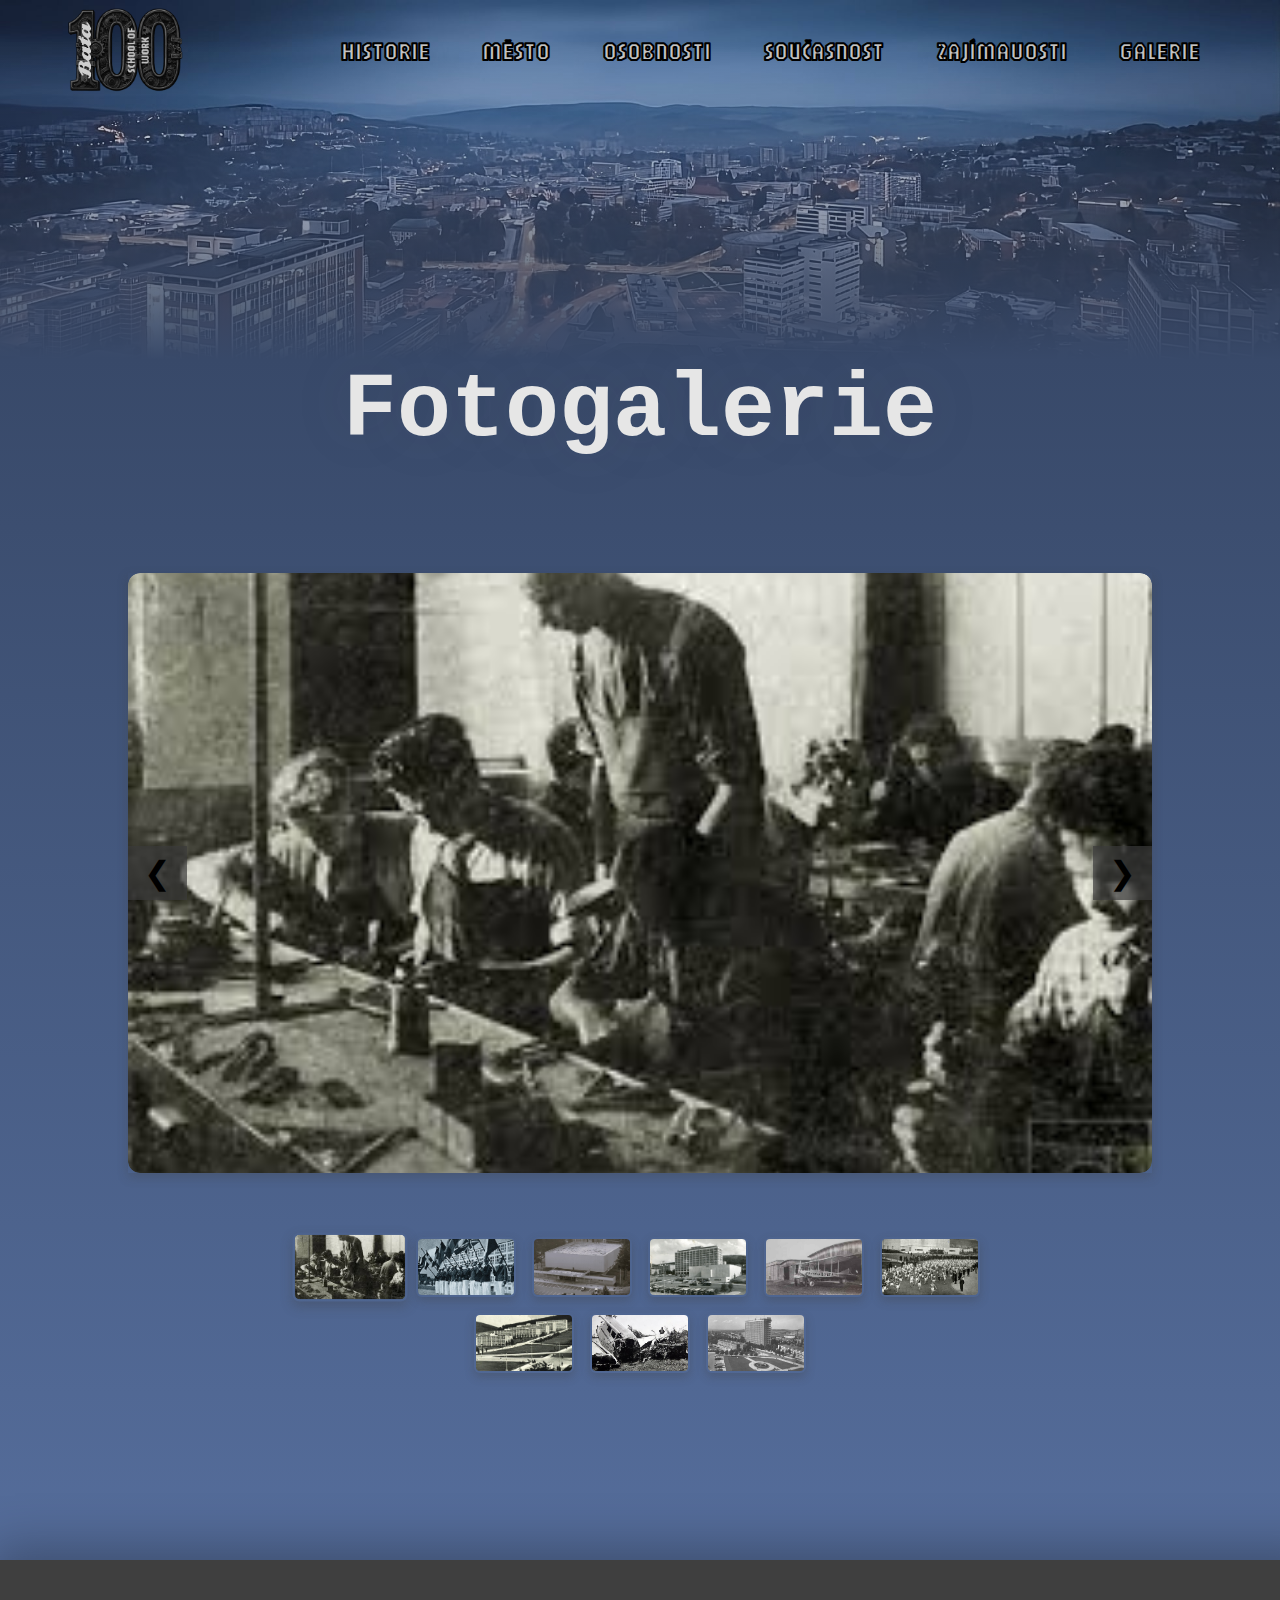
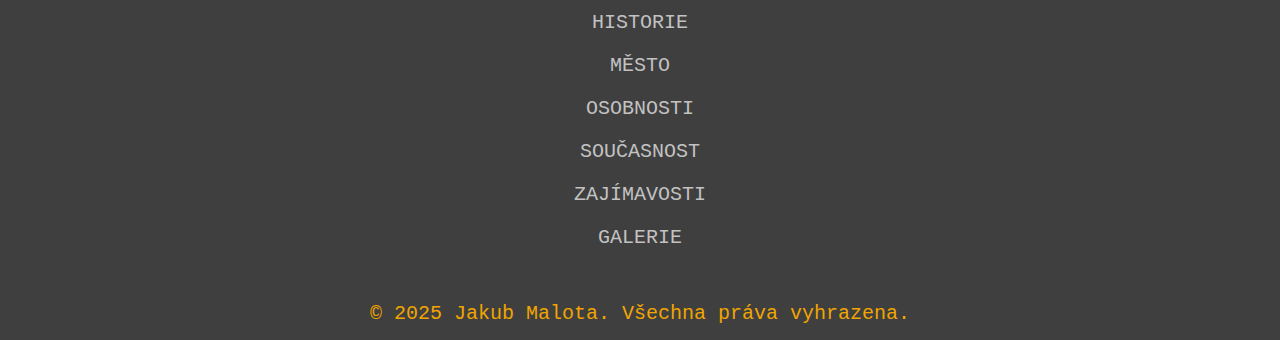
<file: pages/gallery.html>
<!DOCTYPE html>
<html lang="cz">
<head>
    <meta charset="UTF-8">
    <meta name="viewport" content="width=device-width, initial-scale=1.0">
    <link rel="stylesheet" href="../CSS/styles.css">
    <link rel="stylesheet" href="../CSS/queries.css">
    <link href='https://fonts.googleapis.com/css?family=Jaro' rel='stylesheet'>
    <script src="../JS/script.js" defer></script>

    <title>Baťova škola práce</title>
</head>
<body class="gallery subpage">
    <header>
        <nav class="header-nav">
            <div class="header-nav-left">
                <a href="index.html"  data-link class="logo">
                    <img src="../images/logo.png" alt="Logo Baťovy školy práce" class="logo">
                </a>
            </div>
            <div class="header-nav-right">
                <ul class="nav-links" id="nav-links">
                    <li class="nav-link"><a href="history.html" data-link>HISTORIE</a></li>
                    <li class="nav-link"><a href="city.html" data-link>MĚSTO</a></li>
                    <li class="nav-link"><a href="personalities.html" data-link>OSOBNOSTI</a></li>
                    <li class="nav-link"><a href="present.html" data-link>SOUČASNOST</a></li>
                    <li class="nav-link"><a href="interesting.html" data-link>ZAJÍMAVOSTI</a></li>
                    <li class="nav-link"><a href="gallery.html" data-link>GALERIE</a></li>
                </ul>
            </div>
            <div class="menu-toggle" onclick="openMenu()">☰</div>
            <div class="hamburger-menu" id="hamburger-menu">
                <div class="ham-left">
                    <ul class="nav-links">
                        <li class="nav-link"><a href="history.html" data-link>HISTORIE</a></li>
                        <li class="nav-link"><a href="city.html" data-link>MĚSTO</a></li>
                        <li class="nav-link"><a href="personalities.html" data-link>OSOBNOSTI</a></li>
                        <li class="nav-link"><a href="present.html" data-link>SOUČASNOST</a></li>
                        <li class="nav-link"><a href="interesting.html" data-link>ZAJÍMAVOSTI</a></li>
                        <li class="nav-link"><a href="gallery.html" data-link>GALERIE</a></li>
                    </ul>
                </div>
                <div class="ham-right" onclick="closeMenu()">
                    <div class="ham-close" onclick="closeMenu()">✖</div>
                </div>
            </div>
        </nav>
    </header>
    <main class="gallery subpage">
        <section class="introduction">
            <h2>Fotogalerie</h2>
        </section>
        <section class="gallery-carousel">
            <div class="carousel-container">
                <button class="carousel-btn prev" onclick="prevSlide()">&#10094;</button>
                <div class="carousel-slide">
                    <img src="../images/znarodneni-zavodu.jpg" alt="Galerie obrázek 1" class="carousel-img active">
                    <img src="../images/bata-zahranici.jpg" alt="Galerie obrázek 2" class="carousel-img">
                    <img src="../images/kino-old.jpg" alt="Galerie obrázek 3" class="carousel-img">
                    <img src="../images/obchodnak-old.jpg" alt="Galerie obrázek 4" class="carousel-img">
                    <img src="../images/letiste-old.jpg" alt="Galerie obrázek 5" class="carousel-img">
                    <img src="../images/zruseni-batovi-skoly.jpg" alt="Galerie obrázek 6" class="carousel-img">
                    <img src="../images/internaty.jpg" alt="Galerie obrázek 7" class="carousel-img">
                    <img src="../images/smrt-tomase-bati.jpg" alt="Galerie obrázek 8" class="carousel-img">
                    <img src="../images/mrakodrap-old.jpg" alt="Galerie obrázek 9" class="carousel-img">
                </div>
                <button class="carousel-btn next" onclick="nextSlide()">&#10095;</button>
            </div>
        </section>
        <section class="gallery-thumbnails">
            <div class="thumbnails-grid">
                <img src="../images/znarodneni-zavodu.jpg" alt="Miniatura 1" onclick="goToSlide(0)" class="active-thumb">
                <img src="../images/bata-zahranici.jpg" alt="Miniatura 2" onclick="goToSlide(1)">
                <img src="../images/kino-old.jpg" alt="Miniatura 3" onclick="goToSlide(2)">
                <img src="../images/obchodnak-old.jpg" alt="Miniatura 4" onclick="goToSlide(3)">
                <img src="../images/letiste-old.jpg" alt="Miniatura 5" onclick="goToSlide(4)">
                <img src="../images/zruseni-batovi-skoly.jpg" alt="Miniatura 6" onclick="goToSlide(5)">
                <img src="../images/internaty.jpg" alt="Miniatura 7" onclick="goToSlide(6)">
                <img src="../images/smrt-tomase-bati.jpg" alt="Miniatura 8" onclick="goToSlide(7)">
                <img src="../images/mrakodrap-old.jpg" alt="Miniatura 9" onclick="goToSlide(8)">
            </div>
        </section>
    </main>
    <footer>
        <nav class="footer-nav">
            <ul class="nav-links">
                <li class="nav-link"><a href="history.html" data-link>HISTORIE</a></li>
                <li class="nav-link"><a href="city.html" data-link>MĚSTO</a></li>
                <li class="nav-link"><a href="personalities.html" data-link>OSOBNOSTI</a></li>
                <li class="nav-link"><a href="present.html" data-link>SOUČASNOST</a></li>
                <li class="nav-link"><a href="interesting.html" data-link>ZAJÍMAVOSTI</a></li>
                <li class="nav-link"><a href="gallery.html" data-link>GALERIE</a></li>
            </ul>
        </nav>
        <p>&copy; 2025 Jakub Malota. Všechna práva vyhrazena.</p>
    </footer>
</body>
</html>
</file>
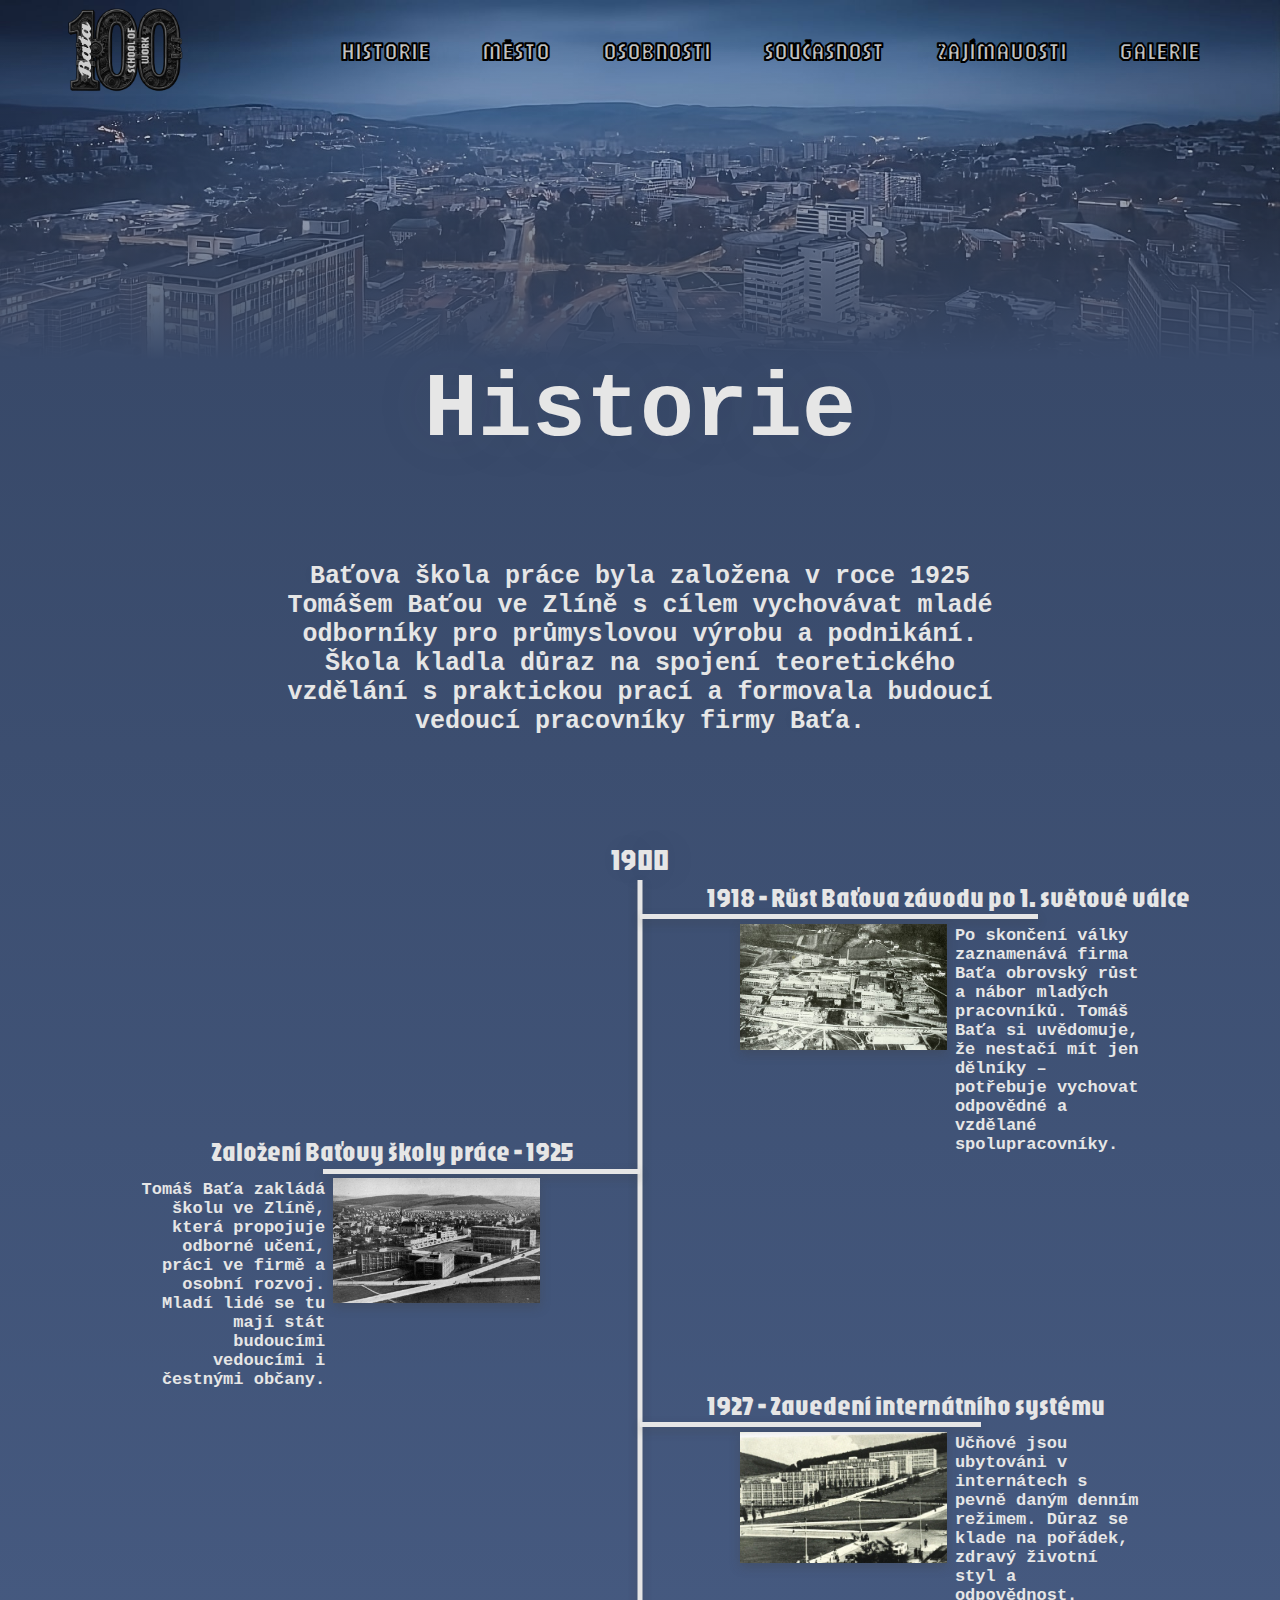
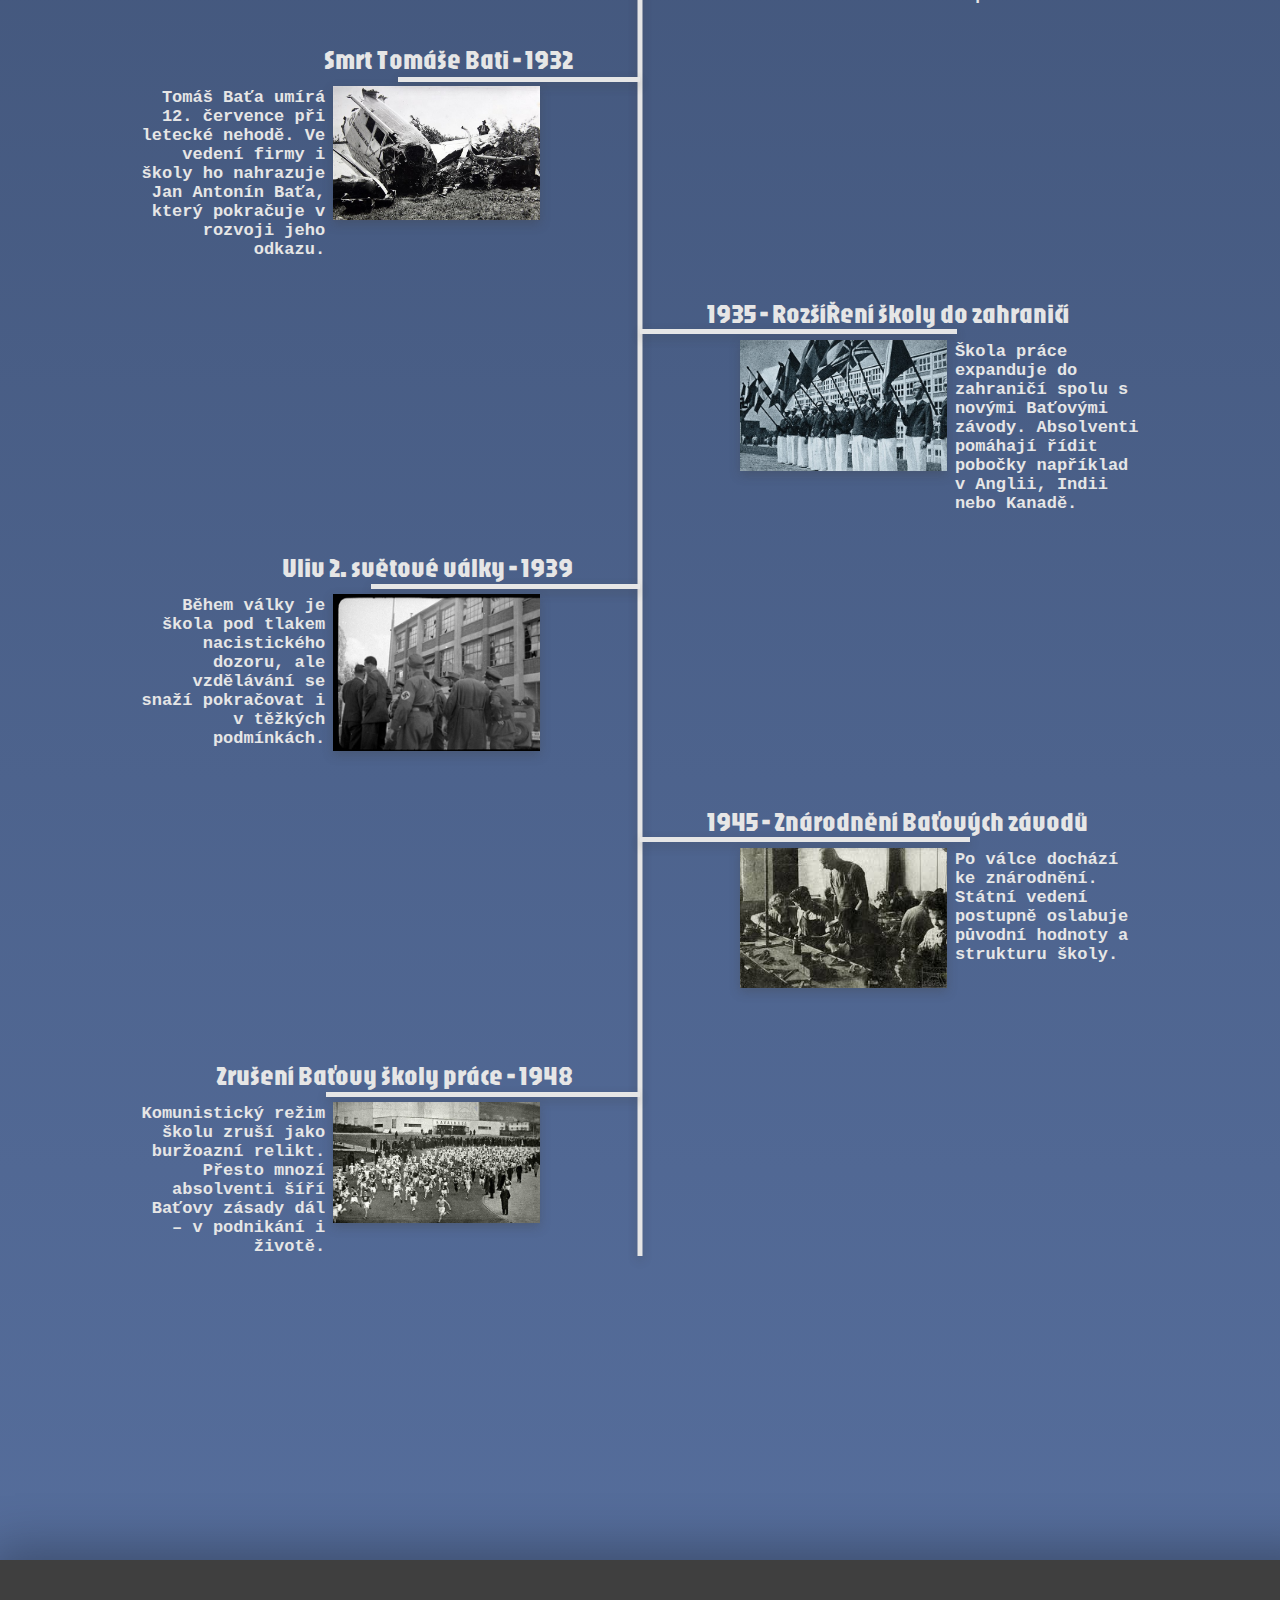
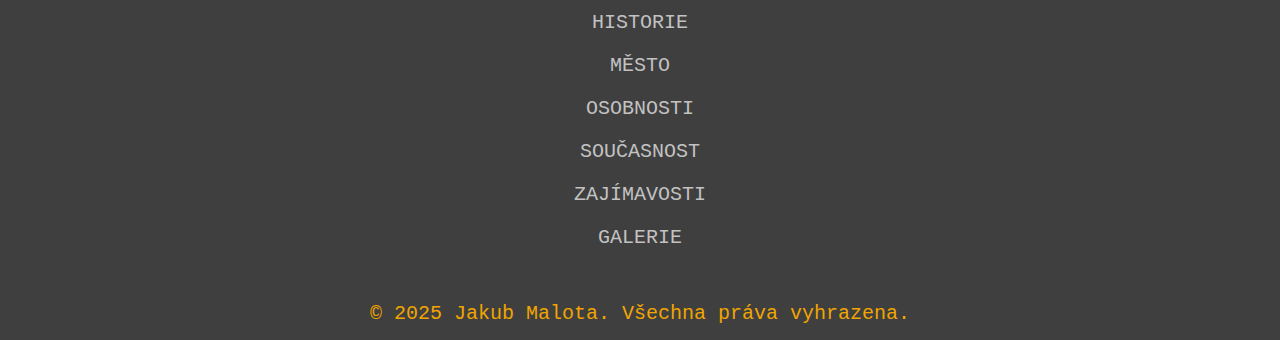
<file: pages/history.html>
<!DOCTYPE html>
<html lang="cz">
<head>
    <meta charset="UTF-8">
    <meta name="viewport" content="width=device-width, initial-scale=1.0">
    <link rel="stylesheet" href="../CSS/styles.css">
    <link rel="stylesheet" href="../CSS/queries.css">
    <link href='https://fonts.googleapis.com/css?family=Jaro' rel='stylesheet'>
    <script src="../JS/script.js" defer></script>

    <title>Baťova škola práce</title>
</head>
<body class="history subpage">
    <header>
        <nav class="header-nav">
            <div class="header-nav-left">
                <a href="index.html"  data-link class="logo">
                    <img src="../images/logo.png" alt="Logo Baťovy školy práce" class="logo">
                </a>
            </div>
            <div class="header-nav-right">
                <ul class="nav-links" id="nav-links">
                    <li class="nav-link"><a href="history.html" data-link>HISTORIE</a></li>
                    <li class="nav-link"><a href="city.html" data-link>MĚSTO</a></li>
                    <li class="nav-link"><a href="personalities.html" data-link>OSOBNOSTI</a></li>
                    <li class="nav-link"><a href="present.html" data-link>SOUČASNOST</a></li>
                    <li class="nav-link"><a href="interesting.html" data-link>ZAJÍMAVOSTI</a></li>
                    <li class="nav-link"><a href="gallery.html" data-link>GALERIE</a></li>
                </ul>
            </div>
            <div class="menu-toggle" onclick="openMenu()">☰</div>
            <div class="hamburger-menu" id="hamburger-menu">
                <div class="ham-left">
                    <ul class="nav-links">
                        <li class="nav-link"><a href="history.html" data-link>HISTORIE</a></li>
                        <li class="nav-link"><a href="city.html" data-link>MĚSTO</a></li>
                        <li class="nav-link"><a href="personalities.html" data-link>OSOBNOSTI</a></li>
                        <li class="nav-link"><a href="present.html" data-link>SOUČASNOST</a></li>
                        <li class="nav-link"><a href="interesting.html" data-link>ZAJÍMAVOSTI</a></li>
                        <li class="nav-link"><a href="gallery.html" data-link>GALERIE</a></li>
                    </ul>
                </div>
                <div class="ham-right" onclick="closeMenu()">
                    <div class="ham-close" onclick="closeMenu()">✖</div>
                </div>
            </div>
        </nav>
    </header>
    <main class="history subpage">
        <section class="introduction">
            <h2>Historie</h2>
            <p>Baťova škola práce byla založena v roce 1925 Tomášem Baťou ve Zlíně s cílem vychovávat mladé odborníky pro průmyslovou výrobu a podnikání. Škola kladla důraz na spojení teoretického vzdělání s praktickou prací a formovala budoucí vedoucí pracovníky firmy Baťa.</p>
        </section>
        <section class="timeline">
            <p>1900</p>
            <ul class="timeline-list">
                <li class="timeline-item">
                    <h3>1918 - Růst Baťova závodu po 1. světové válce</h3>
                    <img src="../images/zavody-old.jpg" alt="Bata-historie" class="timeline-image right">
                    <p>Po skončení války zaznamenává firma Baťa obrovský růst a nábor mladých pracovníků. Tomáš Baťa si uvědomuje, že nestačí mít jen dělníky – potřebuje vychovat odpovědné a vzdělané spolupracovníky.</p>
                </li>
                <li class="timeline-item">
                    <h3>Založení Baťovy školy práce - 1925</h3>
                    <img src="../images/skola-old.jpg" alt="Bata-historie" class="timeline-image">
                    <p>Tomáš Baťa zakládá školu ve Zlíně, která propojuje odborné učení, práci ve firmě a osobní rozvoj. Mladí lidé se tu mají stát budoucími vedoucími i čestnými občany.</p>
                </li>
                <li class="timeline-item">
                    <h3>1927 - Zavedení internátního systému</h3>
                    <img src="../images/internaty.jpg" alt="Bata-historie" class="timeline-image">
                    <p>Učňové jsou ubytováni v internátech s pevně daným denním režimem. Důraz se klade na pořádek, zdravý životní styl a odpovědnost.</p>
                </li>
                <li class="timeline-item">
                    <h3>Smrt Tomáše Bati - 1932</h3>
                    <img src="../images/smrt-tomase-bati.jpg" alt="Bata-historie" class="timeline-image">
                    <p>Tomáš Baťa umírá 12. července při letecké nehodě. Ve vedení firmy i školy ho nahrazuje Jan Antonín Baťa, který pokračuje v rozvoji jeho odkazu.</p>
                </li>
                <li class="timeline-item">
                    <h3>1935 - Rozšíření školy do zahraničí</h3>
                    <img src="../images/bata-zahranici.jpg" alt="Bata-historie" class="timeline-image">
                    <p>Škola práce expanduje do zahraničí spolu s novými Baťovými závody. Absolventi pomáhají řídit pobočky například v Anglii, Indii nebo Kanadě.</p>
                </li>
                <li class="timeline-item">
                    <h3>Vliv 2. světové války - 1939</h3>
                    <img src="../images/bata-druha-sv-valka.jpg" alt="Bata-historie" class="timeline-image">
                    <p>Během války je škola pod tlakem nacistického dozoru, ale vzdělávání se snaží pokračovat i v těžkých podmínkách.</p>
                </li>
                <li class="timeline-item">
                    <h3>1945 - Znárodnění Baťových závodů</h3>
                    <img src="../images/znarodneni-zavodu.jpg" alt="Bata-historie" class="timeline-image">
                    <p>Po válce dochází ke znárodnění. Státní vedení postupně oslabuje původní hodnoty a strukturu školy.</p>
                </li>
                <li class="timeline-item">
                    <h3>Zrušení Baťovy školy práce - 1948</h3>
                    <img src="../images/zruseni-batovi-skoly.jpg" alt="Bata-historie" class="timeline-image">
                    <p>Komunistický režim školu zruší jako buržoazní relikt. Přesto mnozí absolventi šíří Baťovy zásady dál – v podnikání i životě.</p>
                </li>
            </ul>
            <div class="timeline-graph">
                <div></div>
                <div></div>
                <div></div>
                <div></div>
                <div></div>
                <div></div>
                <div></div>
                <div></div>
                <div></div>
            </div>
        </section>
    </main>
    <footer>
        <nav class="footer-nav">
            <ul class="nav-links">
                <li class="nav-link"><a href="history.html" data-link>HISTORIE</a></li>
                <li class="nav-link"><a href="city.html" data-link>MĚSTO</a></li>
                <li class="nav-link"><a href="personalities.html" data-link>OSOBNOSTI</a></li>
                <li class="nav-link"><a href="present.html" data-link>SOUČASNOST</a></li>
                <li class="nav-link"><a href="interesting.html" data-link>ZAJÍMAVOSTI</a></li>
                <li class="nav-link"><a href="gallery.html" data-link>GALERIE</a></li>
            </ul>
        </nav>
        <p>&copy; 2025 Jakub Malota. Všechna práva vyhrazena.</p>
    </footer>
</body>
</html>
</file>
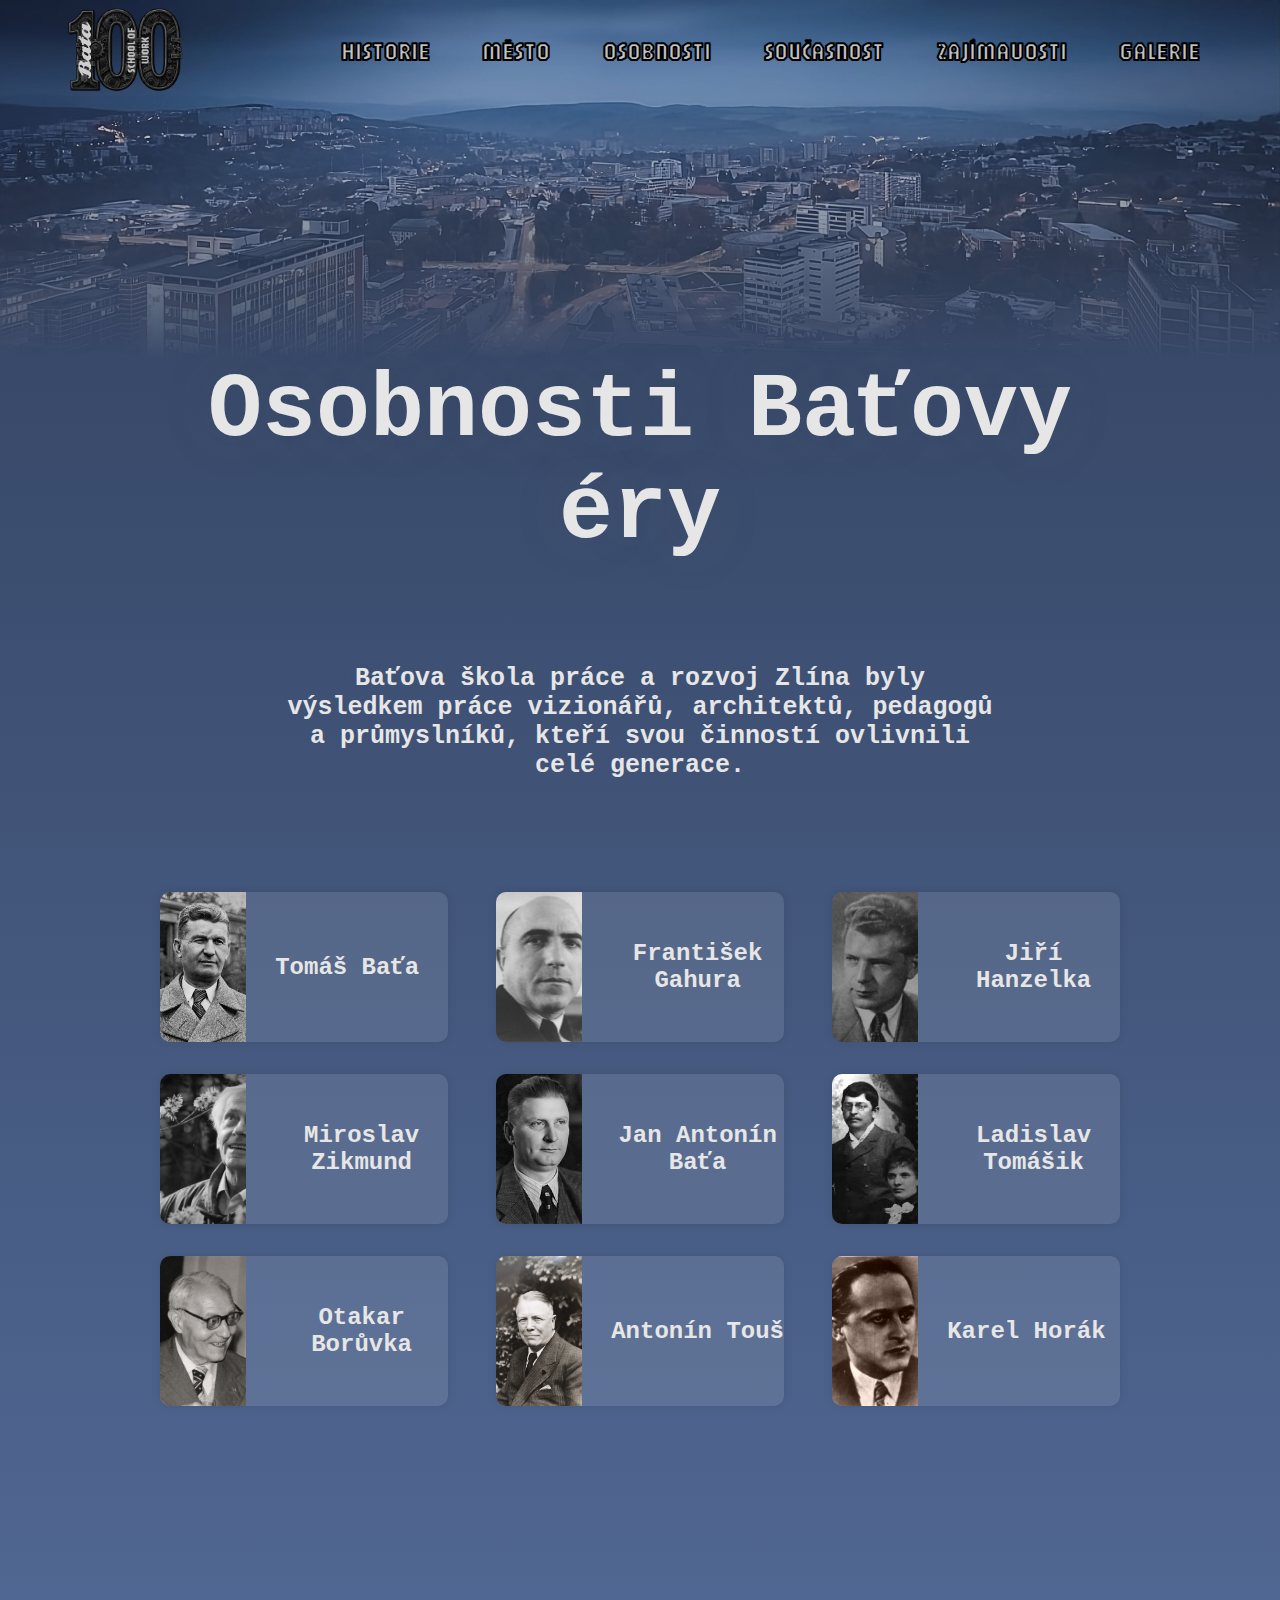
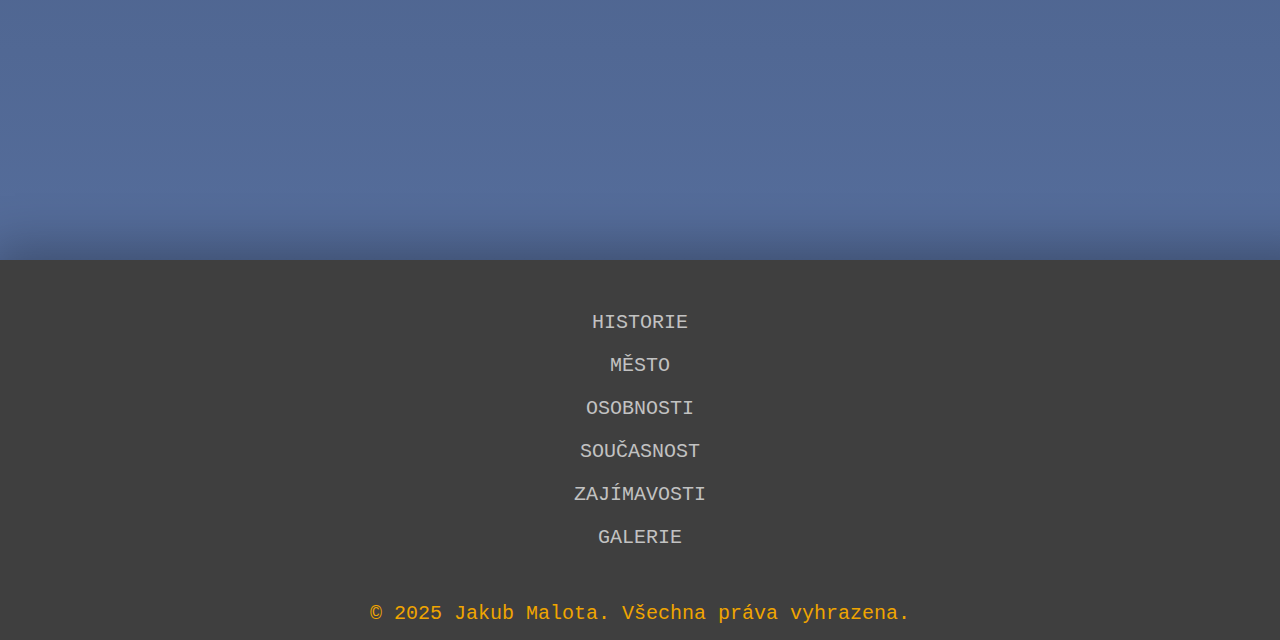
<file: pages/personalities.html>
<!DOCTYPE html>
<html lang="cz">
<head>
    <meta charset="UTF-8">
    <meta name="viewport" content="width=device-width, initial-scale=1.0">
    <link rel="stylesheet" href="../CSS/styles.css">
    <link rel="stylesheet" href="../CSS/queries.css">
    <link href='https://fonts.googleapis.com/css?family=Jaro' rel='stylesheet'>
    <script src="../JS/script.js" defer></script>

    <title>Baťova škola práce</title>
</head>
<body class="personalities subpage">
    <header>
        <nav class="header-nav">
            <div class="header-nav-left">
                <a href="index.html"  data-link class="logo">
                    <img src="../images/logo.png" alt="Logo Baťovy školy práce" class="logo">
                </a>
            </div>
            <div class="header-nav-right">
                <ul class="nav-links" id="nav-links">
                    <li class="nav-link"><a href="history.html" data-link>HISTORIE</a></li>
                    <li class="nav-link"><a href="city.html" data-link>MĚSTO</a></li>
                    <li class="nav-link"><a href="personalities.html" data-link>OSOBNOSTI</a></li>
                    <li class="nav-link"><a href="present.html" data-link>SOUČASNOST</a></li>
                    <li class="nav-link"><a href="interesting.html" data-link>ZAJÍMAVOSTI</a></li>
                    <li class="nav-link"><a href="gallery.html" data-link>GALERIE</a></li>
                </ul>
            </div>
            <div class="menu-toggle" onclick="openMenu()">☰</div>
            <div class="hamburger-menu" id="hamburger-menu">
                <div class="ham-left">
                    <ul class="nav-links">
                        <li class="nav-link"><a href="history.html" data-link>HISTORIE</a></li>
                        <li class="nav-link"><a href="city.html" data-link>MĚSTO</a></li>
                        <li class="nav-link"><a href="personalities.html" data-link>OSOBNOSTI</a></li>
                        <li class="nav-link"><a href="present.html" data-link>SOUČASNOST</a></li>
                        <li class="nav-link"><a href="interesting.html" data-link>ZAJÍMAVOSTI</a></li>
                        <li class="nav-link"><a href="gallery.html" data-link>GALERIE</a></li>
                    </ul>
                </div>
                <div class="ham-right" onclick="closeMenu()">
                    <div class="ham-close" onclick="closeMenu()">✖</div>
                </div>
            </div>
        </nav>
    </header>
    <main class="personalities subpage">
        <section class="introduction">
            <h2>Osobnosti Baťovy éry</h2>
            <p>Baťova škola práce a rozvoj Zlína byly výsledkem práce vizionářů, architektů, pedagogů a průmyslníků, kteří svou činností ovlivnili celé generace.</p>
        </section>
        <section class="personalities-grid">
            <div class="person-card" id="person-card-tomas_bata" onclick="showPerson('tomas_bata')">
                <img src="../images/tomas_bata.jpg" alt="Tomáš Baťa" id="person-img-tomas_bata">
                <h3 id="person-name-tomas_bata">Tomáš Baťa</h3>
                <p id="person-description-tomas_bata"></p>
            </div>
            <div class="person-card" id="person-card-gahura" onclick="showPerson('gahura')">
                <img src="../images/gahura.jpg" alt="František Gahura" id="person-img-gahura">
                <h3 id="person-name-gahura">František Gahura</h3>
                <p id="person-description-gahura"></p>
            </div>
            <div class="person-card" id="person-card-hanzelka" onclick="showPerson('hanzelka')">
                <img src="../images/hanzelka.jpg" alt="Jiří Hanzelka" id="person-img-hanzelka">
                <h3 id="person-name-hanzelka">Jiří Hanzelka</h3>
                <p id="person-description-hanzelka"></p>
            </div>
            <div class="person-card" id="person-card-zikmund" onclick="showPerson('zikmund')">
                <img src="../images/zikmund.jpg" alt="Miroslav Zikmund" id="person-img-zikmund">
                <h3 id="person-name-zikmund">Miroslav Zikmund</h3>
                <p id="person-description-zikmund"></p>
            </div>
            <div class="person-card" id="person-card-antonin_bata" onclick="showPerson('antonin_bata')">
                <img src="../images/antonin_bata.jpg" alt="Jan Antonín Baťa" id="person-img-antonin_bata">
                <h3 id="person-name-antonin_bata">Jan Antonín Baťa</h3>
                <p id="person-description-antonin_bata"></p>
            </div>
            <div class="person-card" id="person-card-tomasik" onclick="showPerson('tomasik')">
                <img src="../images/tomasik.jpg" alt="Ladislav Tomášik" id="person-img-tomasik">
                <h3 id="person-name-tomasik">Ladislav Tomášik</h3>
                <p id="person-description-tomasik"></p>
            </div>
            <div class="person-card" id="person-card-boruvka" onclick="showPerson('boruvka')">
                <img src="../images/boruvka.jpg" alt="Otakar Borůvka" id="person-img-boruvka">
                <h3 id="person-name-boruvka">Otakar Borůvka</h3>
                <p id="person-description-boruvka"></p>
            </div>
            <div class="person-card" id="person-card-tous" onclick="showPerson('tous')">
                <img src="../images/tous.jpg" alt="Antonín Touš" id="person-img-tous">
                <h3 id="person-name-tous">Antonín Touš</h3>
                <p id="person-description-tous"></p>
            </div>
            <div class="person-card" id="person-card-horak" onclick="showPerson('horak')">
                <img src="../images/horak.jpg" alt="Karel Horák" id="person-img-horak">
                <h3 id="person-name-horak">Karel Horák</h3>
                <p id="person-description-horak"></p>
            </div>

        </section>
    </main>
    <footer>
        <nav class="footer-nav">
            <ul class="nav-links">
                <li class="nav-link"><a href="history.html" data-link>HISTORIE</a></li>
                <li class="nav-link"><a href="city.html" data-link>MĚSTO</a></li>
                <li class="nav-link"><a href="personalities.html" data-link>OSOBNOSTI</a></li>
                <li class="nav-link"><a href="present.html" data-link>SOUČASNOST</a></li>
                <li class="nav-link"><a href="interesting.html" data-link>ZAJÍMAVOSTI</a></li>
                <li class="nav-link"><a href="gallery.html" data-link>GALERIE</a></li>
            </ul>
        </nav>
        <p>&copy; 2025 Jakub Malota. Všechna práva vyhrazena.</p>
    </footer>
</body>
</html>
</file>
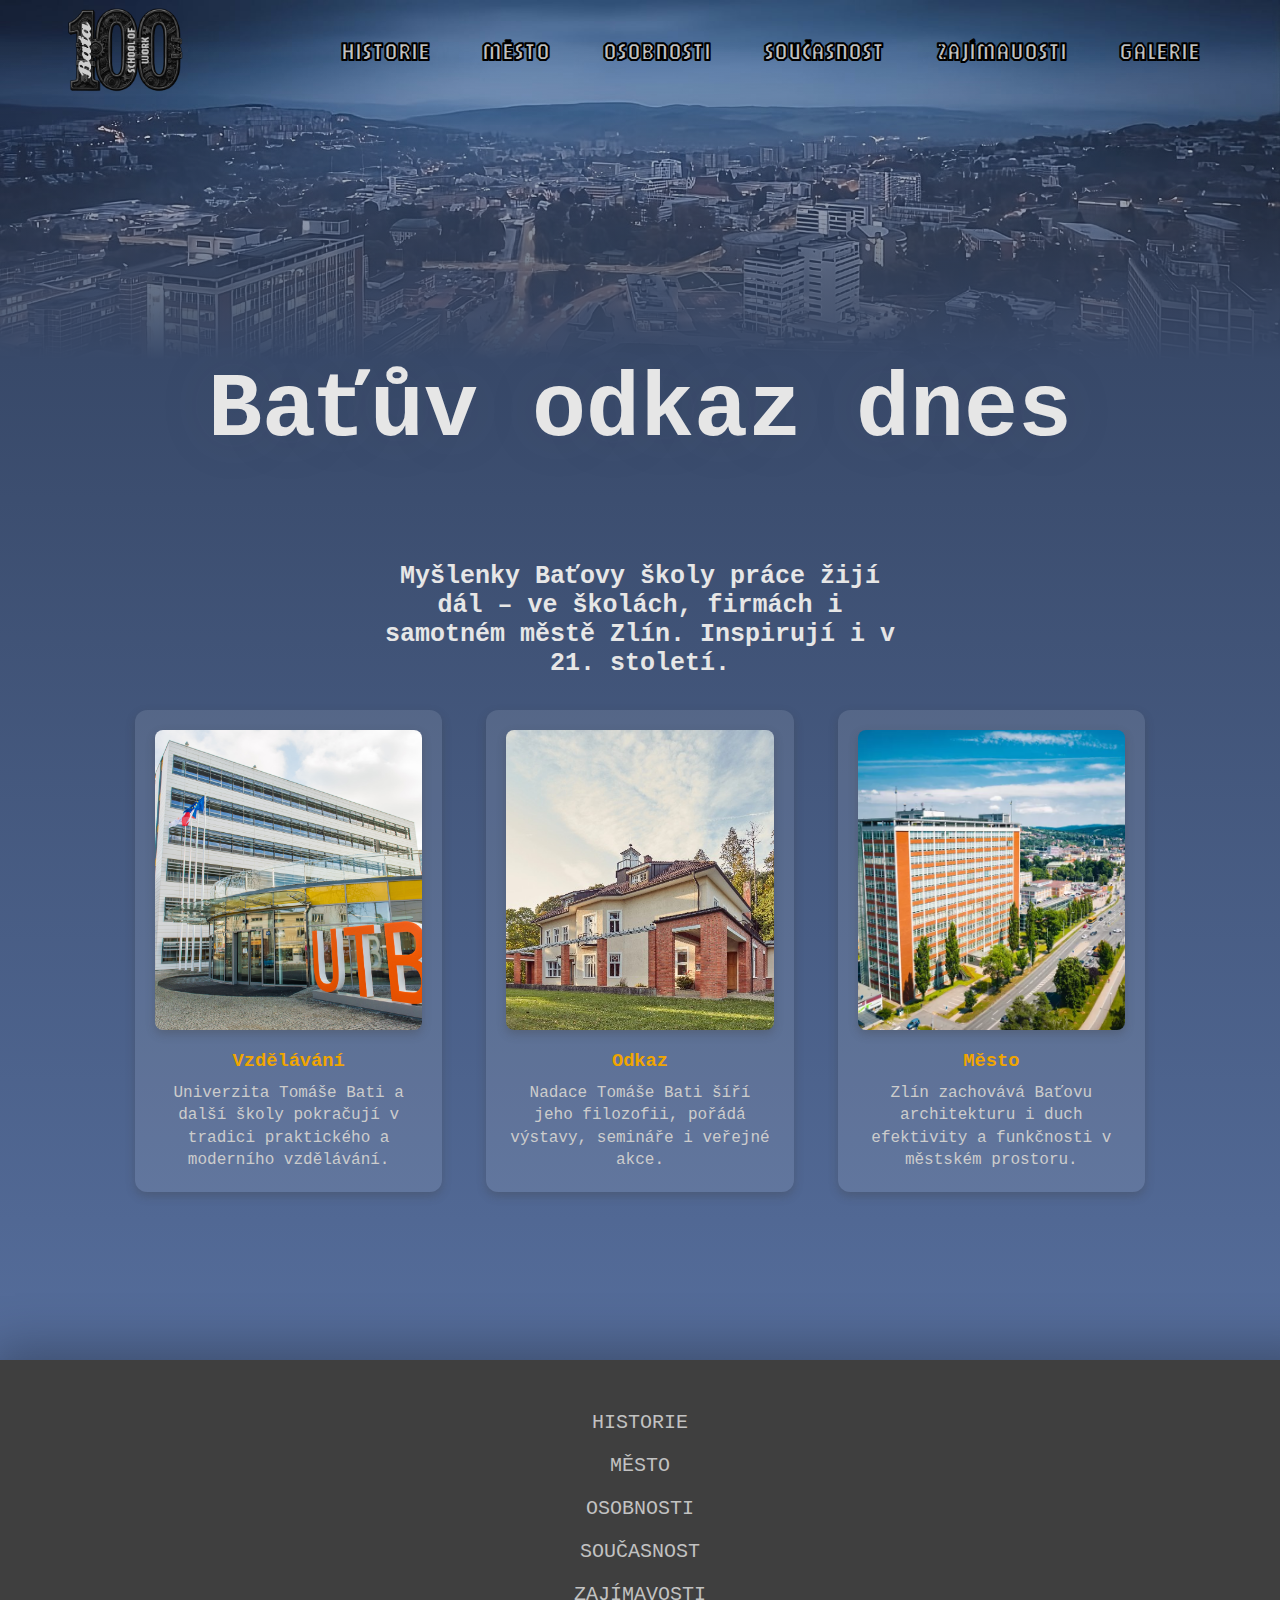
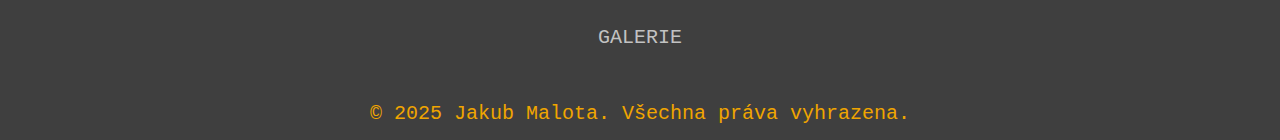
<file: pages/present.html>
<!DOCTYPE html>
<html lang="cz">
<head>
    <meta charset="UTF-8">
    <meta name="viewport" content="width=device-width, initial-scale=1.0">
    <link rel="stylesheet" href="../CSS/styles.css">
    <link rel="stylesheet" href="../CSS/queries.css">
    <link href='https://fonts.googleapis.com/css?family=Jaro' rel='stylesheet'>
    <script src="../JS/script.js" defer></script>

    <title>Baťova škola práce</title>
</head>
<body class="present subpage">
    <header>
        <nav class="header-nav">
            <div class="header-nav-left">
                <a href="index.html"  data-link class="logo">
                    <img src="../images/logo.png" alt="Logo Baťovy školy práce" class="logo">
                </a>
            </div>
            <div class="header-nav-right">
                <ul class="nav-links" id="nav-links">
                    <li class="nav-link"><a href="history.html" data-link>HISTORIE</a></li>
                    <li class="nav-link"><a href="city.html" data-link>MĚSTO</a></li>
                    <li class="nav-link"><a href="personalities.html" data-link>OSOBNOSTI</a></li>
                    <li class="nav-link"><a href="present.html" data-link>SOUČASNOST</a></li>
                    <li class="nav-link"><a href="interesting.html" data-link>ZAJÍMAVOSTI</a></li>
                    <li class="nav-link"><a href="gallery.html" data-link>GALERIE</a></li>
                </ul>
            </div>
            <div class="menu-toggle" onclick="openMenu()">☰</div>
            <div class="hamburger-menu" id="hamburger-menu">
                <div class="ham-left">
                    <ul class="nav-links">
                        <li class="nav-link"><a href="history.html" data-link>HISTORIE</a></li>
                        <li class="nav-link"><a href="city.html" data-link>MĚSTO</a></li>
                        <li class="nav-link"><a href="personalities.html" data-link>OSOBNOSTI</a></li>
                        <li class="nav-link"><a href="present.html" data-link>SOUČASNOST</a></li>
                        <li class="nav-link"><a href="interesting.html" data-link>ZAJÍMAVOSTI</a></li>
                        <li class="nav-link"><a href="gallery.html" data-link>GALERIE</a></li>
                    </ul>
                </div>
                <div class="ham-right" onclick="closeMenu()">
                    <div class="ham-close" onclick="closeMenu()">✖</div>
                </div>
            </div>
        </nav>
    </header>
    <main class="present subpage">
        <section class="introduction">
            <h2>Baťův odkaz dnes</h2>
            <p>Myšlenky Baťovy školy práce žijí dál – ve školách, firmách i samotném městě Zlín. Inspirují i v 21. století.</p>
        </section>
        <section class="present-pillars">
            <div class="pillar-card">
                <a href="https://www.utb.cz" target="_blank">
                    <img src="../images/utb.jpg" alt="UTB Zlín" />
                    <h3>Vzdělávání</h3>
                    <p>Univerzita Tomáše Bati a další školy pokračují v tradici praktického a moderního vzdělávání.</p>
                </a>
            </div>
            <div class="pillar-card">
                <a href="https://www.nadacetomasebati.cz/" target="_blank">
                    <img src="../images/nadace.jpg" alt="Nadace Tomáše Bati" />
                    <h3>Odkaz</h3>
                    <p>Nadace Tomáše Bati šíří jeho filozofii, pořádá výstavy, semináře i veřejné akce.</p>
                </a>
            </div>
            <div class="pillar-card">
                <a href="https://www.zlin.eu" target="_blank">
                    <img src="../images/zlin-dnes.jpg" alt="Zlín dnes" />
                    <h3>Město</h3>
                    <p>Zlín zachovává Baťovu architekturu i duch efektivity a funkčnosti v městském prostoru.</p>
                </a>
            </div>
        </section>
    </main>


    </main>
    <footer>
        <nav class="footer-nav">
            <ul class="nav-links">
                <li class="nav-link"><a href="history.html" data-link>HISTORIE</a></li>
                <li class="nav-link"><a href="city.html" data-link>MĚSTO</a></li>
                <li class="nav-link"><a href="personalities.html" data-link>OSOBNOSTI</a></li>
                <li class="nav-link"><a href="present.html" data-link>SOUČASNOST</a></li>
                <li class="nav-link"><a href="interesting.html" data-link>ZAJÍMAVOSTI</a></li>
                <li class="nav-link"><a href="gallery.html" data-link>GALERIE</a></li>
            </ul>
        </nav>
        <p>&copy; 2025 Jakub Malota. Všechna práva vyhrazena.</p>
    </footer>
</body>
</html>
</file>
<file: CSS/styles.css>
* {
  margin: 0;
  padding: 0;
  box-sizing: border-box;
  --dark-blue: #384969;
  --light-gray: #c2c2c2;
  --dark-gray: #3f3f3f;
  --white: #e6e6e6;
  --yellow: #f0a500;
  --custom-shadow: 0 4px 10px rgba(63, 63, 63, 0.3);
  --custom-background: rgba(255, 255, 255, 0.1);
}

body {
  background-color: var(--dark-blue);
}

#content.fade-out {
  opacity: 0;
}
  
.logo {
  position: absolute;
  width: 100%;
}

.logo img {
  position: absolute;
  height: 100%;
  width: auto;
}

body.main-page header {
  height: 100vh;
}

/*header pro hlavní stránku*/
header {
    position: relative;
    background-image:linear-gradient( rgba(255,0,0,0)40px,var(--dark-blue)), url(../images/background3.jpg);
    background-size: cover; 
    width: 100%;
    top: 0;
    font-family: Jaro;
}
/*header pro podstránky*/
body.subpage header{
    position: relative;
    background-image:linear-gradient( rgba(255,0,0,0)40px,var(--dark-blue)), url(../images/background3.jpg);
    background-size: cover; 
    height: 40vh;
    width: 100%;
    top: 0;
}

.header-nav {
    position: relative;
    top: 0;
    width: 90%;
    height: 120px;
    display: flex;
    align-items: center;
    padding: 0;
    padding-top: 10px;
    margin: 0 5% 0 5%;
    font-size: 35px;
    transition: all 0.3s ease;
}

.header-nav-left {
    position: absolute;
    width: 10%;
    height: 100%;
    padding: auto;
    left: 0;
}

.header-nav-left a {
    position: absolute;
    height: 100%;
    width: auto;
}

.header-nav-right {
    position: absolute;
    width: 80%;
    height: 100%;
    margin-left: 50px;
    right: 0;
}

.header-nav .nav-links {
    position: absolute;
    width: 99%;
    height: 100%;
    display: flex;
    justify-content: space-around;
    align-items: center;
    list-style: none;
    text-decoration: none;
    margin-left: 20px;
    z-index: 2;
    
}

.heading {
    position: relative;
    width: 60%;
    height: 15%;
    margin: auto;
    top: 28%;
    z-index: 1;

}

.heading .subtite {
    position: relative;
    width: 60%;
    height: 15%;
    margin: auto;
    top: 28%;
    z-index: 1;
    font-size: 15px;
}

.heading h1:hover {
    cursor: default;
}

body[data-homepage="true"] .heading h1{
    position: absolute;
    width: 100%;
    height: 100%;
    color: var(--white);
    font-size: 120px;
    text-align: center;
    -webkit-text-stroke-width: 1px;
    -webkit-text-stroke-color: var(--dark-blue);
    font-weight: 900;
    text-shadow: 0 0 60px rgb(0, 0, 0);
}

body:not([data-homepage="true"]) .heading h1 {
    position: absolute;
    width: 100%;
    height: 100%;
    color: var(--white);
    font-size: 80px;
    text-align: center;
    -webkit-text-stroke-width: 1px;
    -webkit-text-stroke-color: var(--dark-blue);
    font-weight: 900;
    text-shadow: 0 0 60px rgb(0, 0, 0);
}

.nav-link a {
    text-decoration: none;
    color: var(--light-gray);
    
}

.menu-toggle {
  position: absolute;
  width: 50px;
  height: 50px;
  font-size: 40px;
  top: 50%;
  right: 35%;
  transform: translateY(-50%);
  cursor: pointer;
  display: none;
  color: rgb(255, 255, 255); /* přizpůsob podle designu */
  padding: 10px;
  z-index: 3;
  transition: all 0.3s ease;
}

.hamburger-menu {
  position: fixed;
  top: 0;
  left: 0;
  width: 100%;
  height: 100%;
  display: none;
  z-index: 10;
  transition: all 0.3s ease;
}

.ham-left {
  position: absolute;
  left: 0;
  top: 0;
  width: 30%;
  height: 100%;
  margin: 0;
  padding: 0;
  background-color: var(--dark-blue);
}

.ham-left .nav-links {
  position: relative;
  width: 100%;
  height: 100%;
  display: flex;
  flex-direction: column;
  justify-content: center;
  list-style: none;
  text-decoration: none;
  margin: 0;
  gap: 40px;
}

.ham-right {
  position: absolute;
  right: 0;
  top: 0;
  width: 70%;
  height: 100%;
  margin: 0;
  padding: 0;
  background-color: rgba(0, 0, 0, 0.377); /* poloprůhledné pozadí */
}

.ham-close {
  position: absolute;
  top: 10px;
  right: 10px;
  width: 50px;
  height: 50px;
  font-size: 30px;
  cursor: pointer;
  color: var(--white);
  transition: all 0.3s ease;
  text-shadow: 10px 10px 60px rgb(31, 31, 31);
}

header .nav-link a {
  -webkit-text-stroke-width: 2px;
  -webkit-text-stroke-color: black;
}

header .nav-link {
  transition: 0.7s;
}

header .nav-link:hover {
  cursor: hand;
  text-shadow: 0px 0px 60px rgb(0, 0, 0);
}

main {
  position: relative;
  width: 100%;
  background-image: linear-gradient(var(--dark-blue), #556d9b);
  margin: 0;
  color: var(--white);
  font-family: 'Courier New', Courier, monospace;
}

.subpage  .introduction{
    top: 0;
}

.content {
    height: 800px;
}

.introduction {
    position: relative;
    width: 80%;
    height: 200px;
    margin: auto;
    top: 10%;
}

.introduction h2{
    width: 100%;
    font-size: 90px;
    color: var(--white);
    text-align: center;
    font-weight: 900;
    text-shadow: 0 0 60px rgba(110, 110, 110, 0.13);
    font-family: 'Courier New';
    margin-bottom: 20px;
}

.introduction p{
    width: 70%;
    top:30%;
    font-size: 25px;
    color: var(--white);
    font-family: Courier;
    text-align: center;
    font-weight: 900;
    text-shadow: 0 0 60px rgba(110, 110, 110, 0.13);
    margin: 100px auto;
}

/* --- history.html --- */

.history {
    height: 2800px;
}

.timeline {
    position: relative;
    width: 75%;
    height: 72%;
    margin: auto;
    top: 10%;
}

.timeline p {
    position: relative;
    width: 100%;
    height: 2%;
    text-align: center;
    font-size: 30px;
    color: var(--white);
    font-weight: 900;
    text-shadow: 0 0 60px rgba(110, 110, 110, 0.13);
    font-family: Jaro;
}

.timeline h3 {
    font-family: Jaro;
    font-size: 27px;
}

.timeline-list {
    position: absolute;
    width: 100%;
    height: 98%;
    list-style: none;
    text-decoration: none;
    margin: 0;
    padding: 0;
    display: flex;
    justify-content: space-between;
    flex-direction: column;
}

.timeline-item {
    position: relative;
    width: 43%;
    height: 10%;
    font-size: 20px;
}

.timeline-item h3 {
  position: absolute;
  width: 150%;
    
}

.timeline-list :nth-child(odd){
    margin-left: auto;
}

.timeline-list :nth-child(even) {
    margin-right: auto;
    
}

/* --- texty na právé straně --- */
.timeline-list :nth-child(even) p{
    text-align: right;
    right: 58%;
    margin-right: 2%;
}

.timeline-list :nth-child(even) h3{
    text-align: right;
    right: 0;
}

/* --- texty na levé straně --- */
.timeline-list :nth-child(odd) p{
    text-align: left;
    left: 58%;
    margin-left: 2%;
}

.timeline-list :nth-child(odd) h3{
    text-align: left;
}

.timeline-list p {
    position: absolute;
    width: 45%;
    font-size: 17px;
    top: 23%;
    font-family: 'Courier New', Courier, monospace;
}

.timeline-image {
    position: absolute;
    width: 50%;
    top: 22%;
    box-shadow: var(--custom-shadow);
}

/* --- obrázeky na pravé straně --- */
.timeline-list :nth-child(even) .timeline-image {
    right: 8%;
}

/* --- obrázeky na levé straně --- */
.timeline-list :nth-child(odd) .timeline-image {
    left: 8%;
}

.timeline-graph {
    position: relative;
    width: 100%;
    height: 98%;
    z-index: 1;
}

.timeline-graph :nth-child(n) {
    position: absolute;
    box-shadow: var(--custom-shadow);
}

.timeline-graph :nth-child(1) {
    width: 5px;
    height: 100%;
    background-color: var(--white);
    left: 50%;
    transform: translateX(-50%);
}

.timeline-graph :nth-child(2) {
    height: 5px;
    background-color: var(--white);
    top: 1.7%;
    left: 50%;
    width: 41.5%;
}
.timeline-graph :nth-child(3) {
    height: 5px;
    background-color: var(--white);
    top: 14.6%;
    right: 50%;
    width: 33%;
}
.timeline-graph :nth-child(4) {
    height: 5px;
    background-color: var(--white);
    top: 27.4%;
    left: 50%;
    width: 35.5%;
}
.timeline-graph :nth-child(5) {
    height: 5px;
    background-color: var(--white);
    top: 40.3%;
    right: 50%;
    width: 25.2%;
}
.timeline-graph :nth-child(6) {
    height: 5px;
    background-color: var(--white);
    top: 53.1%;
    left: 50%;
    width: 33%;
}
.timeline-graph :nth-child(7) {
    height: 5px;
    background-color: var(--white);
    top: 66%;
    right: 50%;
    width: 28%;
}
.timeline-graph :nth-child(8) {
    height: 5px;
    background-color: var(--white);
    top: 78.8%;
    left: 50%;
    width: 34.4%;
}
.timeline-graph :nth-child(9) {
    height: 5px;
    background-color: var(--white);
    top: 91.7%;
    right: 50%;
    width: 32.7%;
}

/* --- city.html --- */

.city {
     height: 1700px;
}

.map-section {
  position: relative;
  width: 100%;
  height: 100vh;
  color: var(--white);
  top: 8%;
}

.map-container {
  position: relative;
  max-width: 60%;
  margin: 0 auto;
}

.map-image {
  width: 100%;
  display: block;
}

.hotspot {
  position: absolute;
  background: var(--yellow);
  width: 16px;
  height: 16px;
  border-radius: 50%;
  cursor: pointer;
  transform: translate(-50%, -50%);
  z-index: 10;
}

.hotspot.active::after {
  content: '';
  position: absolute;
  top: -310%;
  left: -68.9%;
  width: 40px;
  height: 60px;
  background: url('../images/avatar.png') no-repeat center center / cover;
  pointer-events: none;
  z-index: 11;
}

.details {
  max-width: 80%;
  margin: 20px auto;
  padding: 20px;
  display: flex;
}

.details h2 {
  margin-top: 0;
}

.slider-container {
  position: relative;
  width: 100%;
  max-width: 700px;
  margin: 20px auto;
  box-shadow: var(--custom-shadow);
}

.before-after {
  position: relative;
  width: 100%;
  overflow: hidden;
  aspect-ratio: 16 / 9;
}

.before, .after {
  position: absolute;
  top: 0;
  left: 0;
  width: 100%;
  height: 100%;
  object-fit: cover;
}

.before {
  clip-path: inset(0 50% 0 0);
  z-index: 2;
}

.after {
  z-index: 1;
}

.slider-handle {
  position: absolute;
  top: 0;
  bottom: 0;
  width: 5px;
  background: #272727;
  z-index: 5;
  cursor: ew-resize;
}

.slider-handle img {
  position: relative;
  top: 50%;
  left: 50%;
  width: 50px;
  height: auto;
  z-index: 6;
  transform: translate(-50%, -50%);
}

input[type=range] {
  width: 100%;
  margin-top: 10px;
  display: none;
}

/* ====== personalities.html ====== */

.personalities {
  height: 1500px;
}

.personalities-intro {
  padding: 20px;
  text-align: center;
}

.personalities-intro h2 {
  font-size: 30px;
  margin-bottom: 20px;
}

.personalities-grid {
  position: relative;
  display: grid;
  grid-template-columns: 30% 30% 30%;
  grid-template-rows: auto;
  gap: 2rem;
  padding: 2rem;
  max-width: 80%;
  margin: auto;
  top: 20%;
  justify-content: space-between;
}

.person-card {
  position: relative;
  border-radius: 10px;
  box-shadow: 0 0 10px rgba(0, 0, 0, 0.1);
  overflow: hidden;
  cursor: pointer;
  height: 150px;
  background-color: rgba(255, 255, 255, 0.1);
  transition: all 0.5s ease;
}

.person-card:hover {
    transform: scale(1.05);
}

.person-card img {
  position: absolute;
  width: 30%;
  height: 100%;
  object-fit: cover;
  margin:auto;
  transition: all 0.5s ease;
}

.person-card h3 {
  position: absolute;
  top: 50%;
  left: 40%;
  transform: translateY(-50%);
  margin: 0;
  font-size: 24px;
  text-align: center;
  transition: opacity 0.5s ease;
}

.person-card p {
  position: absolute;
  width: 85%;
  height: 60%;
  top: 40%;
  left: 50%;
  transform: translateX(-50%);
  margin: 0;
  text-align: center;
  font-size: 25px;
  display: none;
  transition: all 0.5s ease;
}

/* --- present.html --- */

.present {
  height: 1000px;
}

.present .introduction p {
  width: 50%;
  
}

.present-pillars {
  position: absolute;
  width: 80%;
  display: flex;
  justify-content: space-around;
  gap: 30px;
  flex-wrap: wrap;
  left: 50%;
  top: 35%;
  transform: translateX(-50%);
}

.pillar-card {
  border-radius: 12px;
  box-shadow: var(--custom-shadow);
  width: 30%;
  padding: 20px;
  text-align: center;
  transition: transform 0.3s ease, box-shadow 0.3s ease;
  cursor: default;
  background-color: var(--custom-background);
}

.pillar-card:hover {
  transform: translateY(-8px);
  box-shadow: 0 8px 20px rgba(39, 39, 39, 0.7);
}

.pillar-card img {
  width: 100%;
  height: 300px;
  border-radius: 8px;
  margin-bottom: 15px;
  object-fit: cover;
  box-shadow: 0 4px 10px rgba(63, 63, 63, 0.3);
}

.pillar-card h3 {
  color: var(--yellow);
  margin-bottom: 10px;
}

.pillar-card p {
  font-size: 1rem;
  line-height: 1.4;
  color: #ccc;
}

.present-footer {
  text-align: center;
  font-size: 1.2rem;
  color: #bbb;
  margin-top: 40px;
}

.btn-link {
  display: inline-block;
  margin-top: 15px;
  color: #f0a500;
  text-decoration: none;
  font-weight: bold;
  border-bottom: 2px solid transparent;
  transition: border-color 0.3s ease;
}

.btn-link:hover {
  border-color: #f0a500;
}

.pillar-card a {
  text-decoration: none;
}

/* ---- interesting.html ---- */
.interesting {
    height: 700px;
}
.interesting-box {
  position: relative;
  width: 60%;
  height: 10%;
  top: 25%;
  margin: 5% auto;
  background-color: rgba(255, 255, 255, 0.1);
  border-radius: 12px;
  box-shadow: 0 4px 10px rgba(63, 63, 63, 0.3);
}

.interesting-quote-box {
  position: absolute;
  width: 100%;
  height: 100%;
  font-style: italic;
  font-size: 25px;
  color: #d6d6d6;
  border-radius: 8px;
  animation: fadeIn 1s ease;
}

.interesting-quote-box p {
  position: absolute;
  width: 100%;
  left: 50%;
  top: 50%;
  transform: translate(-50%, -50%);
  text-align: center;
}

@keyframes fadeIn {
  from { opacity: 0; transform: translateY(-10px); }
  to { opacity: 1; transform: translateY(0); }
}

/* .bata-minigame {
  margin: 2rem;
  padding: 1rem;
  border-radius: 8px;
  min-height: 200px;
  display: flex;
  align-items: center;
  justify-content: center;
  color: #777;
  font-style: italic;
} */


/*----- galery.html -----*/

.gallery {
  height: 1200px;
}

.carousel-container {
  position: absolute;
  width: 100%;
  height: 100%;
  overflow: hidden;
  border-radius: 12px;
}

.gallery-carousel {
  position: relative;
  width: 60%;
  height: 60%;
  box-shadow: var(--custom-shadow);
  margin: 1% auto 0 auto;
}

.carousel-slide {
  display: flex;
  transition: transform 0.5s ease-in-out;
}

.carousel-img {
  position: absolute;
  width: 100%;
  height: 100%;
  display: none;
  object-fit: cover;
  border-radius: 12px;
  transition: all 0.5s ease-in-out;
}

.carousel-img.active {
  display: block;
  z-index: 1;
  transition: all 0.5s ease;
}

.carousel-btn {
  position: absolute;
  top: 50%;
  transform: translateY(-50%);
  background: rgba(59, 59, 59, 0.7);
  border: none;
  font-size: 2rem;
  cursor: pointer;
  padding: 0.5rem 1rem;
  z-index: 2;
  transition: background 0.3s ease;
}

.carousel-btn:hover {
  background: rgba(134, 134, 134, 0.7);
}

.carousel-btn.prev {
  left: 0;
}
.carousel-btn.next {
  right: 0;
}

.gallery-thumbnails {
  position: relative;
  width: 60%;
  margin: 5% auto 0 auto;
}

.thumbnails-grid {
  display: flex;
  gap: 1rem;
  flex-wrap: wrap;
  justify-content: center;
}

.thumbnails-grid img {
  width: 100px;
  height: 60px;
  object-fit: cover;
  cursor: pointer;
  border: 2px solid transparent;
  border-radius: 6px;
  transition: transform 0.3s ease, border 0.3s ease, box-shadow 0.3s ease;
  box-shadow: var(--custom-shadow);
}

.active-thumb {
  transform: scale(1.15);
  border-color: #ff6600;
  box-shadow: 0 4px 12px rgba(0, 0, 0, 0.2);
  z-index: 2;
}


/* --- footer --- */
footer {
    position: relative;
    width: 100%;
    height: 160px;
    color: var(--yellow);
    font-size: 20px;
    margin: 0;
    bottom: 0;
    /* background-image:linear-gradient(var(--dark-blue), var(--dark-gray)); */
    background-color: var(--dark-gray);
    box-shadow: 20px 20px 50px 30px rgba(0, 0, 0, 0.308);
    font-family: 'Courier New', Courier, monospace;
}

.footer-nav {
    position: relative;
    width: 80%;
    height: 60%;
    display: flex;
    justify-content: space-between;
    align-items: center;
    list-style: none;
    text-decoration: none;
    margin: auto
}

.footer-nav .nav-links {
    position: absolute;
    width: 100%;
    height: 100%;
    display: flex;
    justify-content: space-between;
    align-items: center;
    list-style: none;
    text-decoration: none;
    margin:0;
    
}

footer p {
    position: absolute;
    width: 100%;
    height: 25%;
    text-align: center;
    padding:0;
    margin: 0 ;
    margin-bottom: 10px;
}
</file>
<file: CSS/queries.css>
@media (max-width: 1400px) {
    .header-nav {
        font-size: 25px;
        height: 90px;
    }

    footer {
        height: 380px;
    }

    .footer-nav .nav-links {
        flex-direction: column;
        gap: 20px;
        margin-top: 10%;
    }

    footer p {
        position: absolute;
        width: 100%;
        height: 10%;
        text-align: center;
        padding:0;
        margin: 0 ;
        margin-bottom: 0;
        bottom: 0;
    }

    .map-section {
        position: relative;
        width: 100%;
        height: 100vh;
        color: var(--white);
        top: 8%;
    }

    .map-container {
        position: relative;
        max-width: 85%;
        margin: 0 auto;
    }

    .interesting h2 {
        font-size: 50px;
    }

    .interesting-box {
        height: 17%;

    }

    .gallery-carousel {
        width: 80%;
        height: 50%;
    }
    
}

@media (max-width: 1200px) {

    .introduction  {
        width: 90%;
    }

    .pillar-card {
        width: 45%;
    }

    .present .subpage {
        height: 1500px;
    }

    .personalities-grid {
        grid-template-columns: 45% 45%;
    }

    .personalities .subpage {
        height: 2000px;
    }

    .details {
        flex-direction: column;
    }

    .hotspot {
        width: 18px;
        height: 18px;

    }

    .introduction p {
        width: 90%;
    }

    .map-section {
        top: 12%;
    }

    .timeline-graph {
        position: relative;
        width: 100%;
        height: 98%;
        z-index: 1;
    }

    .timeline-graph :nth-child(n) {
        position: absolute;
        box-shadow: var(--custom-shadow);
    }

    .timeline-graph :nth-child(1) {
        width: 5px;
        height: 100%;
        background-color: var(--white);
        left: 5%;
        transform: none;
    }

    .timeline-graph :nth-child(2) {
        height: 5px;
        background-color: var(--white);
        top: 1.7%;
        left: 5%;
        width: 41.5%;
    }
    .timeline-graph :nth-child(3) {
        height: 5px;
        background-color: var(--white);
        top: 14.6%;
        left: 5%;
        width: 33%;
    }
    .timeline-graph :nth-child(4) {
        height: 5px;
        background-color: var(--white);
        top: 27.4%;
        left: 5%;
        width: 35.5%;
    }
    .timeline-graph :nth-child(5) {
        height: 5px;
        background-color: var(--white);
        top: 40.3%;
        left: 5%;
        width: 25.2%;
    }
    .timeline-graph :nth-child(6) {
        height: 5px;
        background-color: var(--white);
        top: 53.1%;
        left: 5%;
        width: 33%;
    }
    .timeline-graph :nth-child(7) {
        height: 5px;
        background-color: var(--white);
        top: 66%;
        left: 5%;
        width: 28%;
    }
    .timeline-graph :nth-child(8) {
        height: 5px;
        background-color: var(--white);
        top: 78.8%;
        left: 5%;
        width: 34.4%;
    }
    .timeline-graph :nth-child(9) {
        height: 5px;
        background-color: var(--white);
        top: 91.7%;
        left: 5%;
        width: 32.7%;
    }

    .timeline-list :nth-child(odd){
        margin-left: 10%;
    }

    .timeline-list :nth-child(even) {
        margin-left: 10%;
        margin-right: 0;
    }

    /* --- texty na právé straně --- */
    .timeline-list :nth-child(even) p{
        text-align: left;
        left: 73%;
        margin-left: 2%;
        margin-right: 0;
        width: 120%;
        font-size: 18px;
    }

    /* --- texty na levé straně --- */
    .timeline-list :nth-child(odd) p{
        text-align: left;
        left: 73%;
        margin-left: 2%;
        width: 120%;
        font-size: 18px;
    }

    .timeline-list :nth-child(even) h3{
        text-align: left;
        right: -60%;
    }

    .timeline-list :nth-child(odd) h3{
        text-align: left;
    }

    .timeline-list p {
        position: absolute;
        width: 45%;
        font-size: 17px;
        top: 23%;
        font-family: 'Courier New', Courier, monospace;
    }

    .timeline-image {
        position: absolute;
        width: 50%;
        top: 22%;
        box-shadow: var(--custom-shadow);
    }

    /* --- obrázeky na pravé straně --- */
    .timeline-list :nth-child(even) .timeline-image {
        left: 0;
        width: 60%;
    }

    /* --- obrázeky na levé straně --- */
    .timeline-list :nth-child(odd) .timeline-image {
        left: 0;
        width: 60%;
    }

    .timeline p {
        position: relative;
        width: 80%;
        height: 2%;
        text-align: left;
        font-size: 20px;
        color: var(--white);
        font-weight: 900;
        text-shadow: 0 0 60px rgba(110, 110, 110, 0.13);
        left: 2%;
    }

    .timeline-item {
        position: relative;
        width: 43%;
        height: 10%;
        font-size: 20px;
    }

}

@media (max-width: 1024px) {
    .introduction h2 {
        font-size: 60px;
    }

    .present-pillars {
        top:25%;
    }

  .menu-toggle {
    display: block;
  }

  .header-nav-right {
    display: none;
  }

  .hamburger-menu.show {
    display: block;
    transition: all 0.3s ease;
  }

  .hamburger-menu.hide {
    display: none;
    transition: all 0.3s ease;
  }

  .content {
        height: 600px;
    }

    .personalities-grid {
        top: 10%;
    }

    .interesting-box {
        height: 20%;
        width: 65%;
        top: 25%;
    }

}

@media (max-width: 768px) {


    .present-pillars {
        top:20%;
    }

    .introduction p {
        font-size: 20px;
    }

    .timeline-list :nth-child(even) .timeline-image {
        left: 0;
        width: 80%;
    }

    /* --- obrázeky na levé straně --- */
    .timeline-list :nth-child(odd) .timeline-image {
        left: 0;
        width: 80%;
    }
    
    .timeline-list h3 {
        font-size: 22px;
        width: 150%;
    }


    .timeline {
        width: 90%
    };


    .timeline-list :nth-child(even) h3{
        left: 0;
    }

    .timeline-list :nth-child(even) p{
        text-align: left;
        left: 73%;
        margin-left: 2%;
        margin-right: 0;
        width: 120%;
        font-size: 16px;
    }

    /* --- texty na levé straně --- */
    .timeline-list :nth-child(odd) p{
        text-align: left;
        left: 90%;
        margin-left: 2%;
        width: 70%;
        font-size: 16px;
    }

    .timeline-list :nth-child(even) p{
        text-align: left;
        left: 90%;
        margin-left: 2%;
        margin-right: 0;
        width: 100%;
    }

    .city .subpage {
        height: 1300px;
    }

    .personalities-grid {
        grid-template-columns: 100%;
        top: 5%;
    }

    .personalities .subpage {
        height: 2600px;
    }

    .pillar-card {
        width: 85%;
    }

    .present .subpage {
        height: 2000px;
    }

    .interesting-box {
        height: 20%;
        width: 70%;
        top: 32%;
    }

    .gallery {
        height: 1000px;
    }

    .gallery-carousel {
        width: 85%;
        height: 40%;
    }
}
</file>
